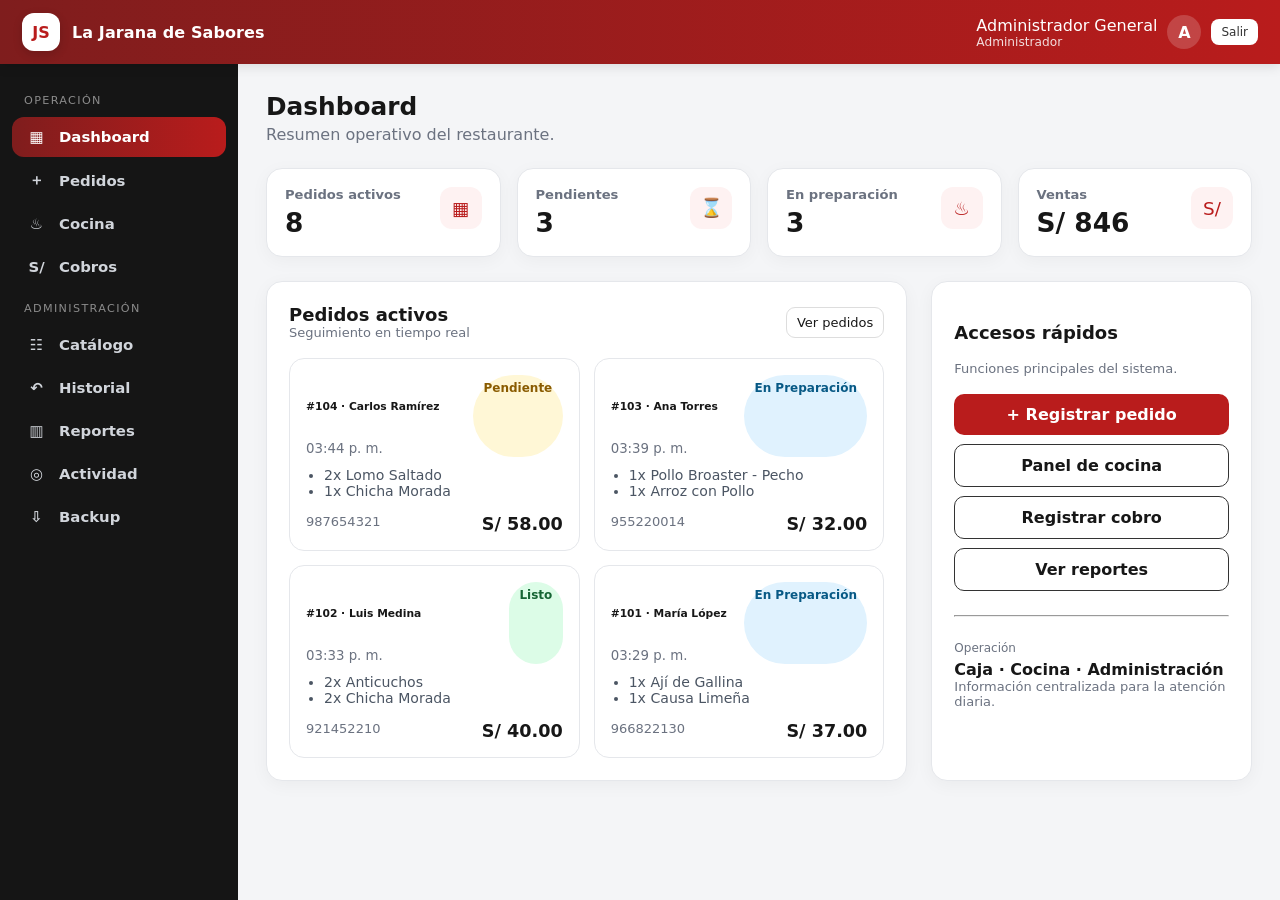
<file: VISTA_PREVIA_DASHBOARD.html>
<!doctype html><html lang="es"><head><meta charset="utf-8"><meta name="viewport" content="width=device-width,initial-scale=1"><title>Vista previa</title><style>:root{
  --jarana:#b91c1c;--jarana-dark:#7f1d1d;--ink:#171717;--muted:#6b7280;
  --surface:#ffffff;--page:#f4f5f7;--line:#e5e7eb;--sidebar:#151515;--sidebar-soft:#252525;
}
*{box-sizing:border-box} body{margin:0;background:var(--page);color:var(--ink);font-family:Inter,system-ui,-apple-system,"Segoe UI",sans-serif}
a{text-decoration:none}.text-jarana{color:var(--jarana)!important}.bg-jarana{background:var(--jarana)!important}
.app-shell{min-height:100vh}.topbar{height:64px;background:linear-gradient(90deg,var(--jarana-dark),var(--jarana));color:#fff;display:flex;align-items:center;padding:0 22px;position:sticky;top:0;z-index:1040;box-shadow:0 2px 12px rgba(0,0,0,.12)}
.brand{display:flex;align-items:center;gap:12px;color:#fff;font-weight:800;letter-spacing:.1px}.brand-mark{width:38px;height:38px;border-radius:12px;background:#fff;color:var(--jarana);display:grid;place-items:center;font-weight:900;box-shadow:0 3px 10px rgba(0,0,0,.15)}
.user-chip{display:flex;align-items:center;gap:10px;margin-left:auto}.user-avatar{width:34px;height:34px;border-radius:50%;background:rgba(255,255,255,.18);display:grid;place-items:center;font-weight:800}.role-label{font-size:.76rem;opacity:.85}
.sidebar{position:fixed;top:64px;bottom:0;left:0;width:238px;background:var(--sidebar);padding:18px 12px;overflow-y:auto}.sidebar-section{color:#8b8b8b;font-size:.7rem;text-transform:uppercase;letter-spacing:.12em;padding:12px 12px 7px}.nav-link-app{display:flex;align-items:center;gap:11px;color:#d1d5db;padding:11px 13px;border-radius:12px;margin:3px 0;font-weight:600;font-size:.93rem}.nav-link-app:hover{background:var(--sidebar-soft);color:#fff}.nav-link-app.active{background:linear-gradient(90deg,var(--jarana-dark),var(--jarana));color:#fff}.nav-icon{width:23px;text-align:center}
.main{margin-left:238px;padding:28px;min-height:calc(100vh - 64px)}.page-title{font-size:1.55rem;font-weight:800;margin:0}.page-subtitle{color:var(--muted);margin:4px 0 0}.section-card{border:1px solid var(--line);background:var(--surface);border-radius:16px;box-shadow:0 4px 18px rgba(0,0,0,.045)}
.kpi-card{border:1px solid var(--line);border-radius:16px;background:#fff;padding:18px;height:100%;box-shadow:0 4px 18px rgba(0,0,0,.04)}.kpi-head{display:flex;justify-content:space-between;align-items:flex-start}.kpi-label{font-size:.82rem;color:var(--muted);font-weight:700}.kpi-value{font-weight:850;font-size:1.65rem;margin-top:5px}.kpi-icon{width:42px;height:42px;border-radius:12px;display:grid;place-items:center;background:#fef2f2;color:var(--jarana);font-size:1.15rem}
.status{font-size:.75rem;padding:.35rem .65rem;border-radius:999px;font-weight:800;white-space:nowrap}.status-pendiente{background:#fff7d6;color:#8a5b00}.status-preparacion{background:#e0f2fe;color:#075985}.status-listo{background:#dcfce7;color:#166534}.status-despachado{background:#e5e7eb;color:#374151}.status-cancelado{background:#fee2e2;color:#991b1b}
.order-card{border:1px solid var(--line);border-radius:15px;background:#fff;padding:16px;height:100%}.order-card h6{font-weight:800}.order-items{font-size:.88rem;color:#4b5563;margin:10px 0 0;padding-left:18px}.order-total{font-size:1.1rem;font-weight:850}.table-app{margin-bottom:0}.table-app thead th{font-size:.75rem;text-transform:uppercase;letter-spacing:.04em;color:#6b7280;background:#f9fafb;border-bottom:1px solid var(--line)}.table-app td{vertical-align:middle}
.form-label{font-size:.82rem;font-weight:700;color:#4b5563}.form-control,.form-select{border-radius:10px;border-color:#d1d5db;min-height:42px}.form-control:focus,.form-select:focus{border-color:#dc2626;box-shadow:0 0 0 .2rem rgba(220,38,38,.12)}.btn{border-radius:10px;font-weight:700}.btn-jarana{background:var(--jarana);border-color:var(--jarana);color:#fff}.btn-jarana:hover{background:var(--jarana-dark);border-color:var(--jarana-dark);color:#fff}
.login-page{min-height:100vh;background:radial-gradient(circle at 10% 10%,#3a1010 0,#160b0b 42%,#0f0f0f 100%);display:grid;place-items:center;padding:24px}.login-panel{width:min(980px,96vw);min-height:570px;background:#fff;border-radius:24px;overflow:hidden;display:grid;grid-template-columns:1.05fr .95fr;box-shadow:0 30px 80px rgba(0,0,0,.35)}.login-visual{background:linear-gradient(145deg,#7f1d1d,#b91c1c);padding:52px;color:#fff;position:relative;overflow:hidden}.login-visual:after{content:"";position:absolute;width:350px;height:350px;border-radius:50%;background:rgba(255,255,255,.07);right:-130px;bottom:-100px}.login-visual h1{font-weight:900;font-size:2.5rem;line-height:1.05}.login-form{padding:58px;display:flex;flex-direction:column;justify-content:center}.login-logo{width:64px;height:64px;border-radius:18px;background:#fff;color:var(--jarana);display:grid;place-items:center;font-size:1.6rem;font-weight:900;margin-bottom:28px}.demo-box{background:#f9fafb;border:1px dashed #d1d5db;border-radius:12px;padding:12px 14px;font-size:.82rem;color:#4b5563}
.kanban-col{background:#eceff2;border-radius:16px;padding:14px;min-height:420px}.kanban-title{font-weight:850;display:flex;justify-content:space-between;align-items:center;margin:2px 4px 12px}.empty-state{padding:42px 15px;text-align:center;color:#9ca3af}.toast-zone{position:fixed;right:20px;bottom:20px;z-index:2000;max-width:360px}
@media(max-width:991.98px){.sidebar{transform:translateX(-100%);transition:.25s}.sidebar.open{transform:translateX(0)}.main{margin-left:0;padding:20px}.login-panel{grid-template-columns:1fr}.login-visual{display:none}.login-form{padding:40px 28px}.topbar{padding:0 14px}.sidebar-toggle{display:inline-flex!important}}
@media(min-width:992px){.sidebar-toggle{display:none!important}}
</style><style>body{min-width:1180px}.main{padding-top:28px}</style></head><body><div class="app-shell"><header class="topbar"><div class="brand"><span class="brand-mark">JS</span><span>La Jarana de Sabores</span></div><div class="user-chip"><div class="text-end"><div class="fw-bold small">Administrador General</div><div class="role-label">Administrador</div></div><div class="user-avatar">A</div><span style="background:#fff;color:#333;padding:6px 10px;border-radius:8px;font-size:12px">Salir</span></div></header><aside class="sidebar"><div class="sidebar-section">Operación</div><div class="nav-link-app active"><span class="nav-icon">▦</span>Dashboard</div><div class="nav-link-app"><span class="nav-icon">＋</span>Pedidos</div><div class="nav-link-app"><span class="nav-icon">♨</span>Cocina</div><div class="nav-link-app"><span class="nav-icon">S/</span>Cobros</div><div class="sidebar-section">Administración</div><div class="nav-link-app"><span class="nav-icon">☷</span>Catálogo</div><div class="nav-link-app"><span class="nav-icon">↶</span>Historial</div><div class="nav-link-app"><span class="nav-icon">▥</span>Reportes</div><div class="nav-link-app"><span class="nav-icon">◎</span>Actividad</div><div class="nav-link-app"><span class="nav-icon">⇩</span>Backup</div></aside><main class="main"><div style="display:flex;justify-content:space-between;align-items:start;margin-bottom:24px"><div><h1 class="page-title">Dashboard</h1><p class="page-subtitle">Resumen operativo del restaurante.</p></div></div><div style="display:grid;grid-template-columns:repeat(4,1fr);gap:16px;margin-bottom:24px"><div class="kpi-card"><div class="kpi-head"><div><div class="kpi-label">Pedidos activos</div><div class="kpi-value">8</div></div><div class="kpi-icon">▦</div></div></div><div class="kpi-card"><div class="kpi-head"><div><div class="kpi-label">Pendientes</div><div class="kpi-value">3</div></div><div class="kpi-icon">⌛</div></div></div><div class="kpi-card"><div class="kpi-head"><div><div class="kpi-label">En preparación</div><div class="kpi-value">3</div></div><div class="kpi-icon">♨</div></div></div><div class="kpi-card"><div class="kpi-head"><div><div class="kpi-label">Ventas</div><div class="kpi-value">S/ 846</div></div><div class="kpi-icon">S/</div></div></div></div><div style="display:grid;grid-template-columns:2fr 1fr;gap:24px"><section class="section-card" style="padding:22px"><div style="display:flex;justify-content:space-between;align-items:center;margin-bottom:18px"><div><h3 style="font-size:18px;margin:0;font-weight:800">Pedidos activos</h3><div style="font-size:13px;color:#6b7280">Seguimiento en tiempo real</div></div><span style="font-size:13px;border:1px solid #ddd;padding:7px 10px;border-radius:9px">Ver pedidos</span></div><div style="display:grid;grid-template-columns:1fr 1fr;gap:14px"><article class="order-card"><div style="display:flex;justify-content:space-between"><div><h6>#104 · Carlos Ramírez</h6><small style="color:#6b7280">03:44 p. m.</small></div><span class="status status-pendiente">Pendiente</span></div><ul class="order-items"><li>2x Lomo Saltado</li><li>1x Chicha Morada</li></ul><div style="display:flex;justify-content:space-between;margin-top:15px"><span style="color:#6b7280;font-size:13px">987654321</span><span class="order-total">S/ 58.00</span></div></article><article class="order-card"><div style="display:flex;justify-content:space-between"><div><h6>#103 · Ana Torres</h6><small style="color:#6b7280">03:39 p. m.</small></div><span class="status status-preparacion">En Preparación</span></div><ul class="order-items"><li>1x Pollo Broaster - Pecho</li><li>1x Arroz con Pollo</li></ul><div style="display:flex;justify-content:space-between;margin-top:15px"><span style="color:#6b7280;font-size:13px">955220014</span><span class="order-total">S/ 32.00</span></div></article><article class="order-card"><div style="display:flex;justify-content:space-between"><div><h6>#102 · Luis Medina</h6><small style="color:#6b7280">03:33 p. m.</small></div><span class="status status-listo">Listo</span></div><ul class="order-items"><li>2x Anticuchos</li><li>2x Chicha Morada</li></ul><div style="display:flex;justify-content:space-between;margin-top:15px"><span style="color:#6b7280;font-size:13px">921452210</span><span class="order-total">S/ 40.00</span></div></article><article class="order-card"><div style="display:flex;justify-content:space-between"><div><h6>#101 · María López</h6><small style="color:#6b7280">03:29 p. m.</small></div><span class="status status-preparacion">En Preparación</span></div><ul class="order-items"><li>1x Ají de Gallina</li><li>1x Causa Limeña</li></ul><div style="display:flex;justify-content:space-between;margin-top:15px"><span style="color:#6b7280;font-size:13px">966822130</span><span class="order-total">S/ 37.00</span></div></article></div></section><section class="section-card" style="padding:22px"><h3 style="font-size:18px;font-weight:800">Accesos rápidos</h3><p style="font-size:13px;color:#6b7280">Funciones principales del sistema.</p><div style="display:grid;gap:9px;margin-top:18px"><div style="background:#b91c1c;color:#fff;padding:11px;border-radius:10px;text-align:center;font-weight:700">+ Registrar pedido</div><div style="border:1px solid #333;padding:11px;border-radius:10px;text-align:center;font-weight:700">Panel de cocina</div><div style="border:1px solid #333;padding:11px;border-radius:10px;text-align:center;font-weight:700">Registrar cobro</div><div style="border:1px solid #333;padding:11px;border-radius:10px;text-align:center;font-weight:700">Ver reportes</div></div><hr style="margin:24px 0;border-color:#eee"><div style="font-size:12px;color:#6b7280">Operación</div><div style="font-weight:800;margin-top:5px">Caja · Cocina · Administración</div><div style="color:#6b7280;font-size:13px">Información centralizada para la atención diaria.</div></section></div></main></div></body></html>
</file>
